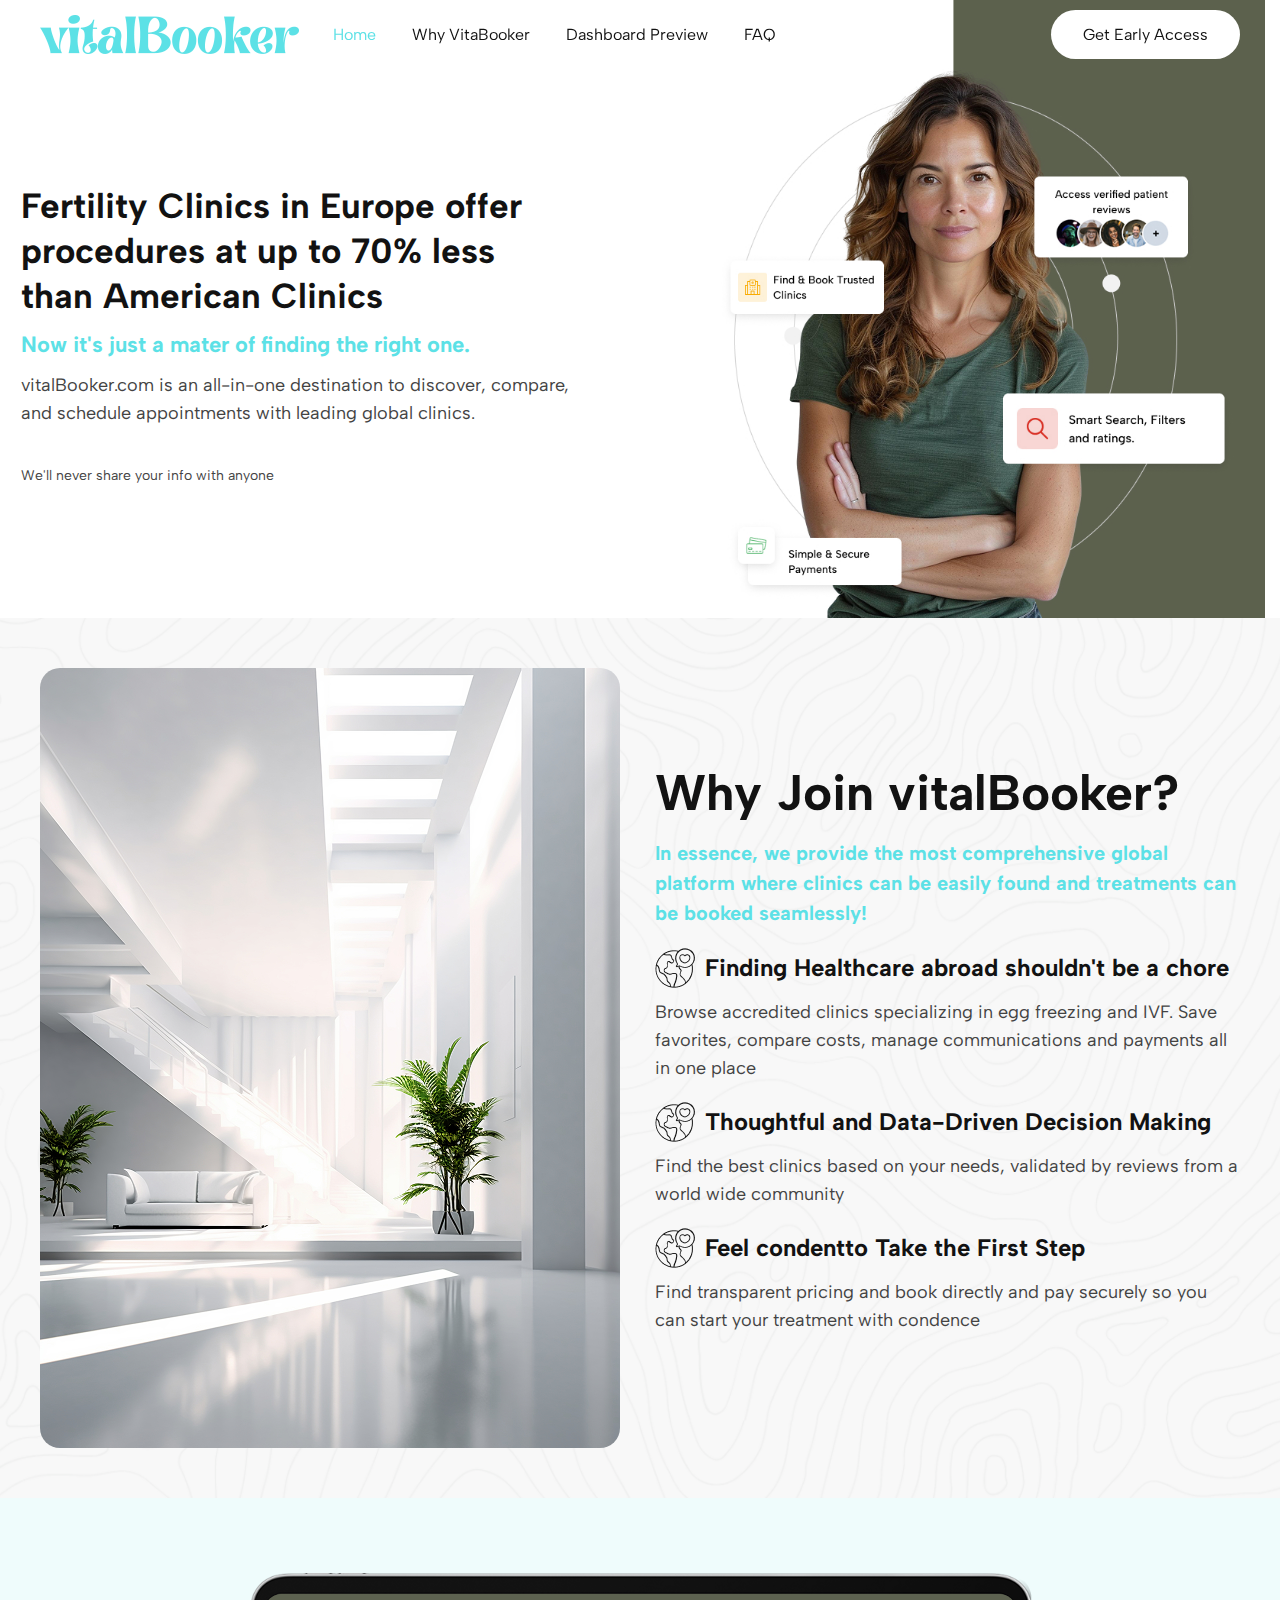
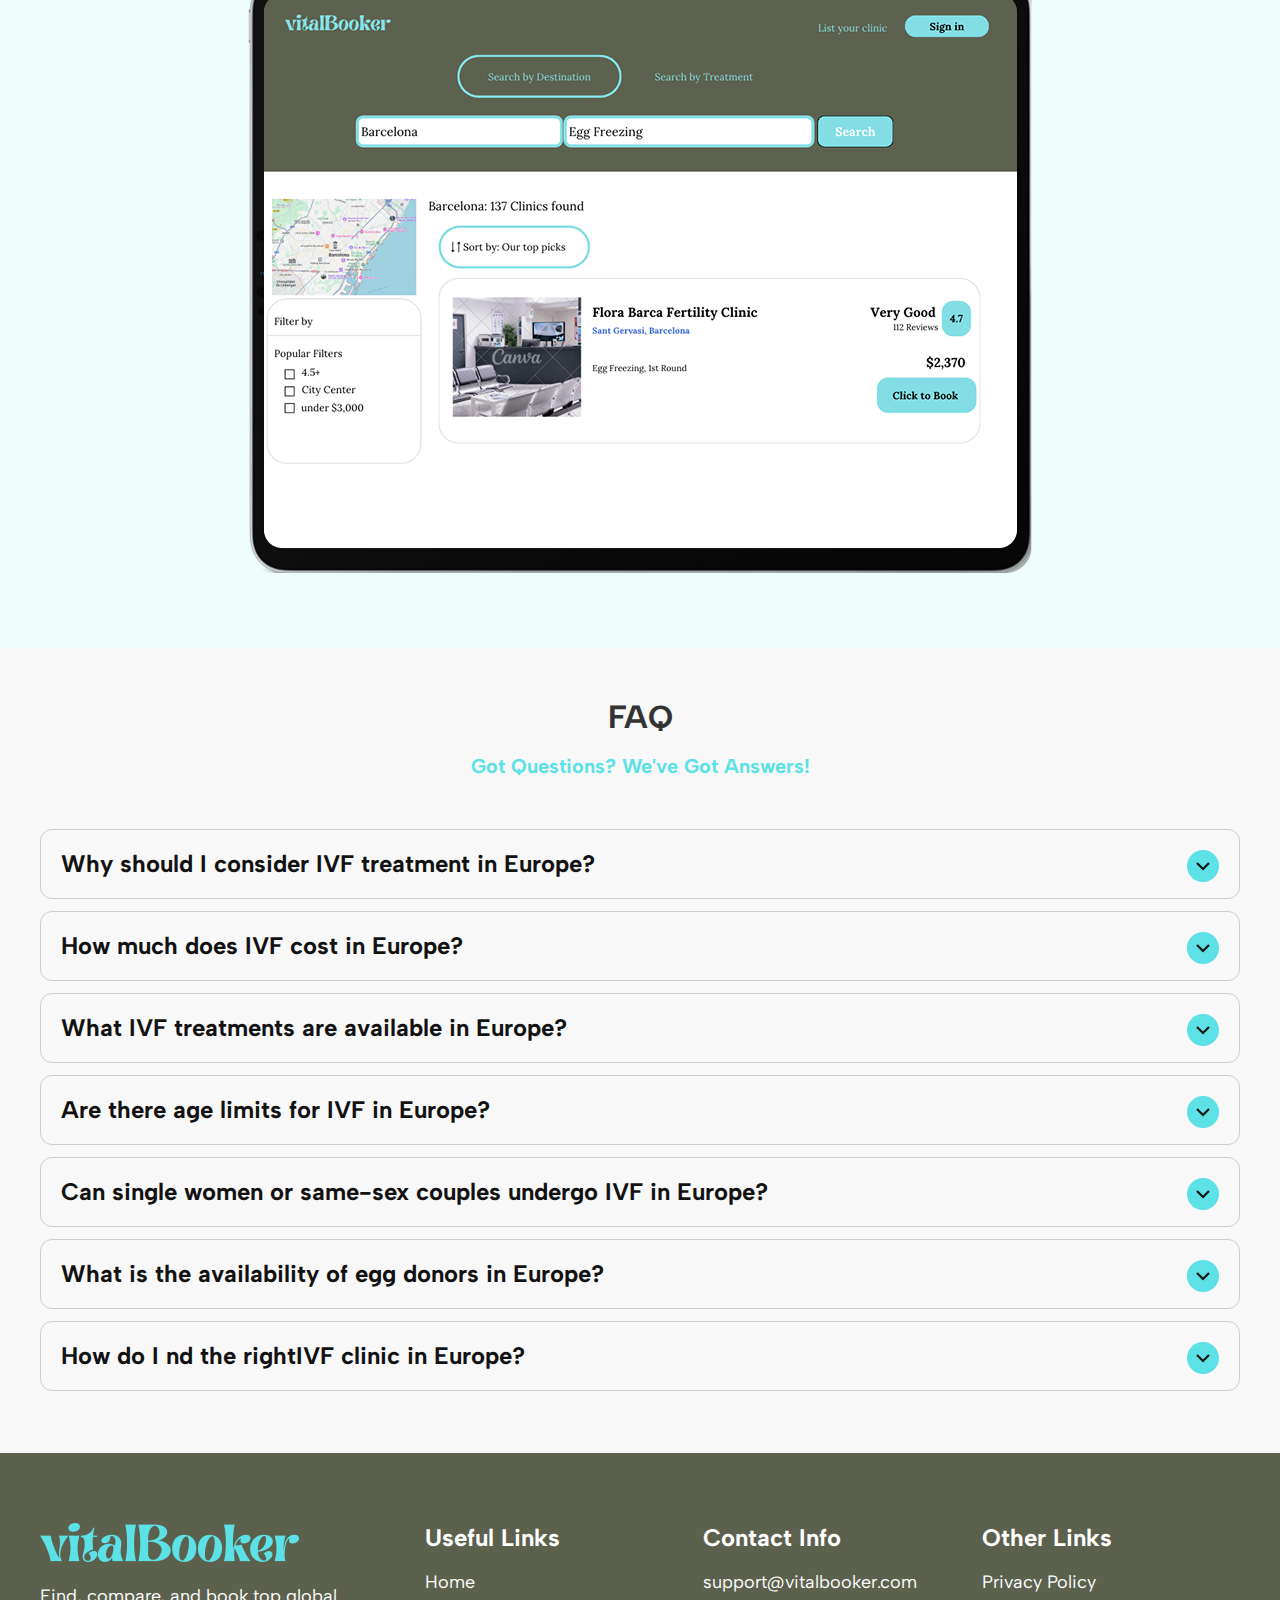
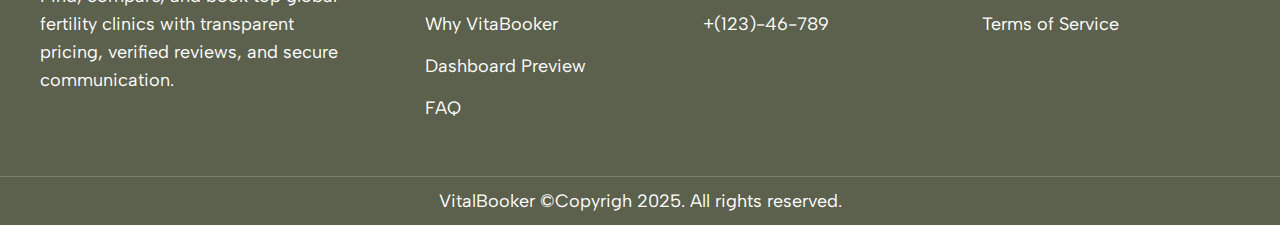
<file: index.html>
<!DOCTYPE html>
<html>

<head>
  <meta charset="utf-8">
  <meta name="viewport" content="width=device-width, initial-scale=1">
  <title>Vital Booker</title>
  <link rel="stylesheet" href="css/bootstrap.min.css">
  <link rel="stylesheet" href="css/style.css">
  <script async src="https://www.googletagmanager.com/gtag/js?id=G-VGQMDL2RZK"></script>

  <script>
    window.dataLayer = window.dataLayer || [];
    function gtag() { dataLayer.push(arguments); }
    gtag('js', new Date());
    gtag('config', 'G-VGQMDL2RZK');
  </script>
  <!-- GetResponse Analytics -->
  <script type="text/javascript">
    (function (m, o, n, t, e, r, _) {
      m['__GetResponseAnalyticsObject'] = e; m[e] = m[e] || function () { (m[e].q = m[e].q || []).push(arguments) };
      r = o.createElement(n); _ = o.getElementsByTagName(n)[0]; r.async = 1; r.src = t; r.setAttribute('crossorigin', 'use-credentials'); _.parentNode.insertBefore(r, _);
    })(window, document, 'script', 'https://an.gr-wcon.com/script/0ce0a963-ee0e-4d6f-ac17-36f02a4c7d1a/ga.js', 'GrTracking');
  </script>
  <!-- End GetResponse Analytics -->
  <!-- GetResponse Form -->
</head>

<body>
  <section id="myHeader" class="main-header-1">
    <nav class="navbar  navbar-expand-lg">
      <div class="container">
        <a class="navbar-brand" href="index.html"><img src="images/logo.png" title="Lead Max LLC"
            alt="Lead Max Home" /></a>
        <button id="nav-icon1" class="navbar-toggler" type="button" data-toggle="collapse"
          data-target="#navbarSupportedContent" aria-controls="navbarSupportedContent" aria-expanded="false"
          aria-label="Toggle navigation"> <span></span> <span></span> <span></span> </button>
        <div class="collapse navbar-collapse" id="navbarSupportedContent">
          <ul class="navbar-nav mr-auto w-100 justify-content-end p_nav">
            <li class="nav-item active"> <a class="nav-link" href="index.html">Home <span
                  class="sr-only">(current)</span></a> </li>
            <li class="nav-item"> <a class="nav-link" href="#">Why VitaBooker</a> </li>
            <li class="nav-item"> <a class="nav-link" href="#">Dashboard Preview</a></li>
            <li class="nav-item"> <a class="nav-link" href="#">FAQ</a></li>
            <li class="nav-item phone-menu"> <a class="nav-link" href="#">Get Early Access</a> </li>
          </ul>
        </div>
        <div class="banner-button">
          <a class="bnr-btn" href="#">Get Early Access</a>
        </div>
      </div>
    </nav>
  </section>

  <section class="banner">
    <div class="container">
      <div class="banner-flex">
        <div class="bannr-left-cont">
          <h1 class="bnr-head">
            Fertility Clinics in Europe offer procedures at up to 70% less than American Clinics
          </h1>
          <h3 class="bnr-subheading">
            Now it's just a mater of finding the right one.
          </h3>
          <p class="bnr-content">
            vitalBooker.com is an all-in-one destination to discover, compare, and schedule appointments with leading
            global clinics.
          </p>
          <!-- <div class="bnr-form">
            <input type="email" placeholder="Enter your email" required />
            <button>Early Access Beta</button>
          </div> -->
          <form class="email-signup">
            <getresponse-form form-id="efe775c9-18ae-422c-84db-6ff42027e961" e="0"></getresponse-form>
          </form>
          <p class="form-content">We'll never share your info with anyone</p>
        </div>
       
        <div class="banr-image">
          <img class="mobile-head" src="images/Banner img.jpg">
        </div>
      </div>
    </div>
  </section>

  <section class="vite-booker">
    <div class="container">
      <div class="vite-flex">
        <div class="vite-left">
          <div class="img-vitebkr">
            <img src="images/left-img.png">
          </div>
        </div>
        <div class="vite-bokr-right">
          <div class="vte-bkr-cont">
            <h2 class="heading-bokr same-heading">
              Why Join vitalBooker?
            </h2>
            <h4 class="subvte-head">
              In essence, we provide the most comprehensive global platform where clinics can be easily found and
              treatments can be booked seamlessly!
            </h4>

            <div class="img-txt-flex">
              <div class="imgpart">
                <img src="images/circle.png">
              </div>
              <div class="text-para">
                <p class="find-txt">Finding Healthcare abroad shouldn't be a chore</p>
              </div>
            </div>
            <p class="text-browser">Browse accredited clinics specializing in egg freezing and IVF. Save favorites,
              compare costs, manage communications and payments all in one place</p>

            <div class="img-txt-flex">
              <div class="imgpart">
                <img src="images/circle.png">
              </div>
              <div class="text-para">
                <p class="find-txt">Thoughtful and Data-Driven Decision Making</p>
              </div>
            </div>
            <p class="text-browser">Find the best clinics based on your needs, validated by reviews from a world wide
              community</p>

            <div class="img-txt-flex">
              <div class="imgpart">
                <img src="images/circle.png">
              </div>
              <div class="text-para">
                <p class="find-txt">Feel condentto Take the First Step</p>
              </div>
            </div>
            <p class="text-browser">Find transparent pricing and book directly and pay securely so you can start your
              treatment with condence</p>

          </div>
        </div>
      </div>
    </div>
  </section>

  <section class="dashboard">
    <div class="container">
      <div class="dshbord-img">
        <img src="images/Dashboard.png">
      </div>
    </div>
  </section>

  <section class="col-faq">
    <div class="container">
      <div class="head-row">
        <h2 class="same-heading faq-head">FAQ</h2>
        <h4 class="subvte-head">
          Got Questions? We've Got Answers!
        </h4>
      </div>
      <div class="faq-content">
        <div class="accordion">
          <div class="accordion-item">
            <div class="accordion-header">
              <span>Why should I consider IVF treatment in Europe?</span>
              <span class="icon"><img src="images/Arrow.png"></span>
            </div>
            <div class="accordion-content">
              <p>Fertility treatments in the U.S. are expensive. Spain, for example, is a global leader in IVF and egg
                freezing, with cuing-edge clinics and prices up to 70% lower than in the U.S. Europe offers affordable
                IVF treatments with high success rates. Many clinics oer advanced treatment options, including IVF-ICSI,
                egg donation, sperm donation, and egg freezing. Patients often choose Europe for its cost-effectiveness,
                availability of treatments, and the quality of care.
              </p>
            </div>
          </div>
          <div class="accordion-item">
            <div class="accordion-header">
              <span>How much does IVF cost in Europe?</span>
              <span class="icon"><img src="images/Arrow.png"></span>
            </div>
            <div class="accordion-content">
              <p>An effective way to engage your users is through their registration email address. These email
                addresses are ready for interaction but utilizing proper Opt-in methods is critical. With proper
                segmentation of your users, targeted intelligent marketing can drive significant revenue for you. Once
                the Opt-in process is perfected, our Email Service Management Team will acquire an ESP (Email Service
                Provider) account for you. Then we manage the offer rotations and the email software while your watch
                the money roll in!</p>
            </div>
          </div>
          <div class="accordion-item">
            <div class="accordion-header">
              <span>What IVF treatments are available in Europe?</span>
              <span class="icon"><img src="images/Arrow.png"></span>
            </div>
            <div class="accordion-content">
              <p>An effective way to engage your users is through their registration email address. These email
                addresses are ready for interaction but utilizing proper Opt-in methods is critical. With proper
                segmentation of your users, targeted intelligent marketing can drive significant revenue for you. Once
                the Opt-in process is perfected, our Email Service Management Team will acquire an ESP (Email Service
                Provider) account for you. Then we manage the offer rotations and the email software while your watch
                the money roll in!</p>
            </div>
          </div>
          <div class="accordion-item">
            <div class="accordion-header">
              <span>Are there age limits for IVF in Europe?</span>
              <span class="icon"><img src="images/Arrow.png"></span>
            </div>
            <div class="accordion-content">
              <p>An effective way to engage your users is through their registration email address. These email
                addresses are ready for interaction but utilizing proper Opt-in methods is critical. With proper
                segmentation of your users, targeted intelligent marketing can drive significant revenue for you. Once
                the Opt-in process is perfected, our Email Service Management Team will acquire an ESP (Email Service
                Provider) account for you. Then we manage the offer rotations and the email software while your watch
                the money roll in!</p>
            </div>
          </div>
          <div class="accordion-item">
            <div class="accordion-header">
              <span>Can single women or same-sex couples undergo IVF in Europe?</span>
              <span class="icon"><img src="images/Arrow.png"></span>
            </div>
            <div class="accordion-content">
              <p>An effective way to engage your users is through their registration email address. These email
                addresses are ready for interaction but utilizing proper Opt-in methods is critical. With proper
                segmentation of your users, targeted intelligent marketing can drive significant revenue for you. Once
                the Opt-in process is perfected, our Email Service Management Team will acquire an ESP (Email Service
                Provider) account for you. Then we manage the offer rotations and the email software while your watch
                the money roll in!</p>
            </div>
          </div>
          <div class="accordion-item">
            <div class="accordion-header">
              <span>What is the availability of egg donors in Europe?</span>
              <span class="icon"><img src="images/Arrow.png"></span>
            </div>
            <div class="accordion-content">
              <p>An effective way to engage your users is through their registration email address. These email
                addresses are ready for interaction but utilizing proper Opt-in methods is critical. With proper
                segmentation of your users, targeted intelligent marketing can drive significant revenue for you. Once
                the Opt-in process is perfected, our Email Service Management Team will acquire an ESP (Email Service
                Provider) account for you. Then we manage the offer rotations and the email software while your watch
                the money roll in!</p>
            </div>
          </div>
          <div class="accordion-item">
            <div class="accordion-header">
              <span>How do I nd the rightIVF clinic in Europe?</span>
              <span class="icon"><img src="images/Arrow.png"></span>
            </div>
            <div class="accordion-content">
              <p>An effective way to engage your users is through their registration email address. These email
                addresses are ready for interaction but utilizing proper Opt-in methods is critical. With proper
                segmentation of your users, targeted intelligent marketing can drive significant revenue for you. Once
                the Opt-in process is perfected, our Email Service Management Team will acquire an ESP (Email Service
                Provider) account for you. Then we manage the offer rotations and the email software while your watch
                the money roll in!</p>
            </div>
          </div>
        </div>
      </div>
    </div>
  </section>
  <footer class="footer">
    <div class="container">
      <div class="footer-grid">
        <div class="footer-logo same-foter-sec">
          <a href="#">
            <img class="ftr-logo" src="images/logo.png">
          </a>
          <p class="logo-text">
            Find, compare, and book top global fertility clinics with transparent pricing, verified reviews, and secure
            communication.
          </p>
        </div>
        <div class="useful-link same-foter-sec">
          <h2 class="link-hd">Useful Links</h2>
          <ul class="link-useful">
            <li><a href="#">Home</a></li>
            <li><a href="#">Why VitaBooker</a></li>
            <li><a href="#">Dashboard Preview</a></li>
            <li><a href="#">FAQ</a></li>
          </ul>
        </div>
        <div class="useful-link same-foter-sec">
          <h2 class="link-hd">Contact Info</h2>
          <ul class="link-useful">
            <li><a href="mailto:support@vitalbooker.com">support@vitalbooker.com</a></li>
            <li><a href="tel:=+123-46-789">+(123)-46-789</a></li>
          </ul>
        </div>
        <div class="useful-link same-foter-sec">
          <h2 class="link-hd">Other Links</h2>
          <ul class="link-useful">
            <li><a href="#">Privacy Policy</a></li>
            <li><a href="#">Terms of Service</a></li>
          </ul>
        </div>
      </div>
    </div>
    <div class="copyryt-txt">
      <p class="reserv">VitalBooker ©Copyrigh 2025. All rights reserved.</p>
    </div>
  </footer>

  <script src="js/jquery.min.js"></script>
  <script src="js/bootstrap.min.js"></script>
  <script>
    $(document).ready(function () {
      $('.nav-link').click(function () {
        $(".navbar-toggler").removeClass("open");
      });
      $('li.nav-item a').on('click', function (event) {

        $('.navbar-collapse').collapse('hide');
      });


      $("#nav-icon1").click(function () {
        $(".navbar-collapse").removeClass("hide-menu");
        $(".navbar-toggler").toggleClass("open");
      });
    }); 
  </script>

  <script>
    document.querySelectorAll(".accordion-header").forEach(header => {
      header.addEventListener("click", function () {
        let isActive = this.classList.contains("active");
        document.querySelectorAll(".accordion-header").forEach(h => {
          h.classList.remove("active");
          h.nextElementSibling.style.display = "none";
        });

        if (!isActive) {
          this.classList.add("active");
          this.nextElementSibling.style.display = "block";
        }
      });
    });
  </script>
  <script>
    window.onscroll = function () { myFunction() };

    var header = document.getElementById("myHeader");
    var sticky = header.offsetTop;

    function myFunction() {
      if (window.pageYOffset > sticky) {
        header.classList.add("sticky-header");
      } else {
        header.classList.remove("sticky-header");
      }
    }
  </script>

</body>

</html>
</file>
<file: css/style.css>
@charset "utf-8";
/* CSS Document */
@import url('https://fonts.googleapis.com/css2?family=Albert+Sans:ital,wght@0,100..900;1,100..900&display=swap');
html {
  scroll-behavior: smooth;
}
body {
    margin: 0;
    padding: 0;
    font-family: "Albert Sans", sans-serif;
    font-weight: normal;
    font-style: normal;
    background: #fffff9;
}
h1, h2, h3, h4, h5, h6 {
  margin: 0;
  padding: 0;
  font-family: "Albert Sans", sans-serif;
  font-weight: bold;
  font-style: normal;
  color: #333333;
}
ul, li {
  margin: 0;
  padding: 0;
}
img {
  max-width: 100%;
}
a {
  transition: all 0.3s linear;
  text-decoration: none;
  color: #0b43cf;
}
.navbar .navbar-brand {
  font-size: 0 !important;
}
p {
  color: #333333;
  font-size: 18px;
  line-height: 35px;
  font-style: normal;
  margin: 0;
}
section#myHeader {
  margin: 0 !important;
  padding: 0 !important;
  position: fixed;
  width: 100%;
}
#myHeader .container {
  max-width: 1230px;
  padding: 0 15px;
  margin: 0 auto !important;
}
.navbar-brand img {
  max-width: 259px !important;
  width: 100% !important;
}
.navbar-nav.mr-auto.w-100.justify-content-end.p_nav {
  margin: 0 auto !important;
  justify-content: left !important;
}
.bnr-btn {
  font-size: 16px;
  color: #121212;
  background: #fff;
  border-radius: 40px;
  padding: 15px 32px;
  text-decoration: none !important;
}
.bnr-btn:hover{
  background-color: #5CE1E6;
  color: #121212;
  transition: 0.3s ease;
}
.icon_email {
  position: fixed;
  bottom: 90px;
  right: 90px;
  z-index: 999;
}
.main-header-1 {
  padding-top: 30px;
}
.main-header-1 {
  padding: 5px 0;
  background: none;
  -webkit-transition: all ease-out .5s;
  -moz-transition: all ease-out .5s;
  -o-transition: all ease-out .5s;
  transition: all ease-out .5s;
  z-index: 999999 !IMPORTANT;
  padding: 15px 0;
}
.sticky-header {
    z-index: 99999;
    background: #f2f2e8;
    position: fixed;
    width: 100%;
    padding: 5px 0;
}
.sticky-header + .content {
  padding-top: 100px;
}
.navbar .navbar-brand {
  font-size: 30px;
}
.navbar .nav-item {
  padding: 10px 20px;
}
.fa-bars {
  color: #007bff;
  font-size: 30px;
}
ul.p_nav {
  margin: 0;
  padding: 0;
}
ul.p_nav li {
  margin: 0;
  padding: 0;
}
ul.p_nav li a {
  margin: 0;
  padding: 0;
  color: #121212;
  letter-spacing: 0;
  font-size: 16px;
  font-weight: 400;
}
ul.p_nav li a:hover {
  color: #5CE1E6;
}
.navbar ul.p_nav li.nav-item {
  padding: 5px 10px;
}
.navbar ul.p_nav li.nav-item.active a {
  color: #5CE1E6;
}
button:focus {
  outline: 0px !important;
}
.vite-booker {
  background-image: url('../images/vite-booker-bg.png');
  background-repeat: no-repeat;
  background-size: cover;
  background-position: bottom center;
  padding: 70px 0;
}
.banner .container {
  max-width: 1350px;
  padding: 0 15px;
}
nav.navbar.navbar-expand-lg {
  padding: 10px 0;
}
.banner-flex {
  background-image: url(../images/banner-bg.jpg);
  background-size: contain;
  background-position: top right;
  background-repeat: no-repeat;
}
.banner-flex {
  display: flex;
  align-items: center;
  gap: 40px;
  padding: 13.5rem 0;
}
.banr-image {
  display: none;
}
.bannr-left-cont {
  width: 70%;
  max-width: 620px;
  padding-left: 3.4rem;
}
.bnr-head {
  font-weight: 700;
  font-size: 40px;
  line-height: 50px;
  color: #121212;
}
.bnr-subheading {
  font-weight: 700;
  font-size: 24px;
  line-height: 34px;
  color: #5CE1E6;
  padding: 10px 0;
}
.bnr-content {
  font-weight: 400;
  font-size: 18px;
  line-height: 28px;
  color: #434343;
  padding-bottom: 20px;
}
.bnr-form input[type="email"] {
  border: 0;
  padding: 14px 15px;
}
.bnr-form {
  display: flex;
  border: 1px solid rgba(67, 67, 67, 0.3);
  border-radius: 170px;
  justify-content: space-between;
  padding: 4px 4px;
}
.bnr-form input[type="email"] {
  border: 0;
  padding: 4px 15px 4px 7px;
  width: 70%;
  background: transparent !important;
}
.bnr-form button {
  background: #5CE1E6;
  border: 0;
  padding: 11px 21px;
  border-radius: 50px;
  letter-spacing: 0;
  font-family: "Albert Sans", sans-serif !important;
  font-size: 14px;
}
.bnr-form button:hover{
  background: #121212;
  color: #5CE1E6;
  transition: 0.3s ease;
}
.form-content {
  font-style: normal;
  font-weight: 400;
  font-size: 14px;
  line-height: 28px;
  color: #434343;
  padding-top: 15px;
}
.vite-flex {
  display: grid;
  grid-template-columns: repeat(2,1fr);
  gap: 30px !important;
  align-items: center;
}
.heading-bokr.same-heading {
  font-weight: 700;
  font-size: 50px;
  line-height: 60px;
  color: #121212;
  padding-bottom: 15px;
}
.subvte-head {
  font-weight: 700;
  font-size: 20px;
  line-height: 30px;
  color: #5CE1E6;
  padding-bottom: 20px;
}
.img-txt-flex {
  display: flex;
  align-items: center;
  gap: 10px;
}
.find-txt {
  font-style: normal;
  font-weight: 700;
  font-size: 24px;
  line-height: 30px;
  color: #121212;
}
.img-vitebkr img {
  border-radius: 20px;
}
.container {
  max-width: 1230px;
  padding: 0 15px;
}
p.text-browser {
  font-weight: 400;
  font-size: 18px;
  line-height: 28px;
  color: #434343;
  margin-bottom: 20px;
  margin-top: 10px;
}
.dashboard {
  background: #EFFCFC;
  padding: 75px 0;
}
.dshbord-img {
  text-align: center;
}
.footer-grid {
  display: flex;
  gap: 20px !important;
}
img.ftr-logo {
  max-width: 259px;
}
.logo-text {
  font-style: normal;
  font-weight: 400;
  font-size: 18px;
  line-height: 28px;
  color: #FFFFFF;
  margin-top: 20px;
  max-width: 310px;
}
.footer-logo {
  width: 32%;
}
.useful-link {
  width: 22.66%;
}
.link-hd {
  font-style: normal;
  font-weight: 700;
  font-size: 24px;
  line-height: 30px;
  color: #FFFFFF;
  margin-bottom: 15px;
}
.link-useful {
  list-style: none;
  padding: 0;
  margin: 0;
}
.link-useful a {
  color: #fff;
  text-decoration: none;
  font-weight: 400;
  font-size: 18px;
  line-height: 28px;
  color: #FFFFFF;
}
.link-useful li {
  padding-bottom: 14px;
}
.link-useful a:hover{
  color: #5CE1E6;
  transition: 0.3s ease;
}
.banner {
  background-color: #fff;
}
/** FAQ ***/
.head-row {
  text-align: center;
}
.faq-head {
  padding-bottom: 15px;
}
.accordion {
    width: 100%;
    max-width: 1200px;
    margin: auto;
    overflow: hidden;
}
.col-faq {
  background: #F8F8F8;
  padding: 70px 0;
}
.accordion-item {
    margin: 0 0 12px;
    background: transparent;
    padding: 11px 0;
}
.accordion-item {
  margin: 0 0 12px;
  background: transparent;
  padding: 11px 0;
  border: 1px solid rgba(34, 34, 34, 0.2);
  border-radius: 12px;
}
.accordion-header {
    padding: 5px 20px 5px;
    font-size: 24px;
    color: #121212;
    cursor: pointer;
    font-weight: 700;
    display: flex;
    justify-content: space-between;
    align-items: center;
    gap: 8px;
}
.accordion-content {
    display: none;
    padding: 0 20px 7px;
    background: transparent;
}
.icon {
    font-size: 22px;
    transition: transform 0.3s ease;
}
.accordion-header.active .icon {
    transform: rotate(180deg); /* Plus turns into an X */
} 
.reserv {
  padding: 10px 10px;
  font-weight: 400;
  font-size: 18px;
  line-height: 28px;
  text-align: center;
  color: #FFFFFF;
}
.accordion-content p {
    font-style: normal;
    font-weight: 400;
    font-size: 18px;
    line-height: 28px;
    color: #434343;
    padding: 0 0 15px;
}
.faq-content {
    padding: 28px 0 0;
}
footer.footer {
  background: #5C614E;
  padding: 70px 0 0;
}
.copyryt-txt {
  border-top: 1px solid rgba(255, 255, 255, 0.2);
  margin: 40px 0 0;
}
.bnr-form input:focus-visible {
  outline: none !important;
}
.phone-menu {
  display: none;
}

/*** MEDIA ***/
@media only screen and (max-width: 1299px) { 
.bannr-left-cont {
    max-width: 560px;
    padding-left: 0.4rem;
}
.bnr-head {
  font-size: 35px;
  line-height: 45px;
}
.bnr-subheading {
  font-size: 22px;
  line-height: 32px;
}
.banner-flex {
  gap: 40px;
  padding: 11.5rem 0 8rem;
}
.vite-booker {
  padding: 50px 0;
}
.col-faq {
  padding: 50px 0;
}
}
@media only screen and (max-width: 1199px) { 
ul.p_nav li a {
    font-size: 16px !important;
}
.main-header-1 {
    padding: 7px 0;
}
.navbar-brand img {
  max-width: 234px !important;
}
.bnr-head {
  font-size: 29px;
  line-height: 40px;
}
.banner-flex {
  padding: 7.5rem 0 4rem;
}
.bannr-left-cont {
  width: 60%;
  max-width: 457px;
  padding-left: 0.4rem;
}
.bnr-form input[type="email"] {
  width: 58%;
  background: transparent !important;
}
.bnr-subheading {
  font-size: 20px;
  line-height: 28px;
}
.bnr-content {
  font-size: 16px;
  line-height: 26px;
}
.heading-bokr.same-heading {
  font-size: 30px;
  line-height: 36px;
}

.find-txt {
  font-size: 20px;
  line-height: 24px;
}
p.text-browser {
  font-size: 16px;
  line-height: 25px;
}
.subvte-head {
  font-size: 18px;
  line-height: 26px;
}
.dashboard {
  background: #EFFCFC;
  padding: 40px 0;
}
.logo-text {
  font-size: 16px;
  line-height: 25px;
}
.link-useful a {
  font-size: 16px;
  line-height: 25px;
}
footer.footer {
  padding: 50px 0 0;
}
}

@media only screen and (max-width: 991px) {
.container {
    padding: 0 15px;
}
#nav-icon1, #nav-icon2, #nav-icon3, #nav-icon4 {
    width: 60px;
    height: 45px;
    position: relative;
    margin: 0;
    -webkit-transform: rotate(0deg);
    -moz-transform: rotate(0deg);
    -o-transform: rotate(0deg);
    transform: rotate(0deg);
    -webkit-transition: .5s ease-in-out;
    -moz-transition: .5s ease-in-out;
    -o-transition: .5s ease-in-out;
    transition: .5s ease-in-out;
    cursor: pointer;
    top: 15px;
}
#nav-icon1 span, #nav-icon3 span, #nav-icon4 span {
    display: block;
    position: absolute;
    height: 2px;
    width: 30px;
    background: #333;
    border-radius: 9px;
    opacity: 1;
    right: 0;
    -webkit-transform: rotate(0deg);
    -moz-transform: rotate(0deg);
    -o-transform: rotate(0deg);
    transform: rotate(0deg);
    -webkit-transition: .25s ease-in-out;
    -moz-transition: .25s ease-in-out;
    -o-transition: .25s ease-in-out;
    transition: .25s ease-in-out;
}
#nav-icon1 span:nth-child(1) {
    top: 0px;
}
#nav-icon1 span:nth-child(2) {
    top: 10px;
}
#nav-icon1 span:nth-child(3) {
    top: 20px;
}
#nav-icon1.open span:nth-child(1) {
    top: 18px;
    -webkit-transform: rotate(135deg);
    -moz-transform: rotate(135deg);
    -o-transform: rotate(135deg);
    transform: rotate(135deg);
}
#nav-icon1.open span:nth-child(2) {
    opacity: 0;
    left: -60px;
    display: none;
}
#nav-icon1.open span:nth-child(3) {
    top: 18px;
    -webkit-transform: rotate(-135deg);
    -moz-transform: rotate(-135deg);
    -o-transform: rotate(-135deg);
    transform: rotate(-135deg);
}
/* Icon 1 */
.navbar ul.p_nav li.nav-item {
    padding: 10px 10px 10px 0;
}
.navbar ul {
    padding: 10px 0;
}
.scroller {
  display: none;
}
.col-faq {
    padding: 60px 0;
}
.accordion-header {
    padding: 3px 20px 3px;
    font-size: 20px;
}
.navbar .nav-link {
  margin-left: 0px;
}
.main-header-1 {
    padding: 0px 0 7px;
}
.banner-flex {
  background-image: initial !important;
}
.bannr-left-cont {
  width: 100%;
  max-width: 100% !important;
}
.banr-image {
  display: block;
}
.banner-flex {
  padding: 7.5rem 0 4rem;
  flex-wrap: wrap;
}
.banner-flex {
  gap: 20px;
  padding: 6.5rem 0 0rem;
  flex-wrap: wrap;
}
.vite-booker {
  padding: 50px 0 30px;
}
.subvte-head {
  font-size: 17px;
  line-height: 24px;
}
.find-txt {
  font-size: 18px;
  line-height: 22px;
  color: #121212;
}
.text-browser {
  font-size: 15px;
  line-height: 21px;
}
.accordion-header {
  padding: 3px 20px 3px;
  font-size: 18px;
}
.accordion-item {
  padding: 8px 0;
}
.footer-logo {
  width: 50%;
}
.useful-link {
  width: 50%;
}
.footer-grid {
  flex-wrap: wrap;
  gap: 0 !important; 
}
.bnr-btn {
  font-size: 14px;
  padding: 13px 20px;
  text-decoration: none !important;
}
#myHeader .container {
  flex-direction: row;
}
button#nav-icon1 {
  width: 12%;
}
.banner-button {
  display: none;
}
a.navbar-brand {
  width: 84%;
}
.reserv {
  font-size: 16px;
  line-height: 25px;
}
.phone-menu {
  display: block;
}
section#myHeader {
  background: #f2f2e8;
}
}

@media only screen and (max-width: 767px) {
.col-faq {
    padding: 50px 0;
}
.accordion-header {
    padding: 1px 15px 1px;
    font-size: 18px;
}
.faq-content {
    padding: 15px 0 0;
}
a.navbar-brand {
  width: 80%;
}
.navbar-brand img {
  max-width: 191px !important;
}
.banner-flex {
  padding: 5.5rem 0 0rem;
  flex-wrap: wrap;
}
.bannr-left-cont {
  padding-left: 0rem;
}
.bnr-head {
  font-size: 25px;
  line-height: 31px;
}
.bnr-subheading {
  font-size: 17px;
  line-height: 21px;
}
.bnr-form input[type="email"] {
  width: 53%;
}
.bnr-form button {
  padding: 9px 17px;
  border-radius: 50px;
  font-size: 12px;
}
.vite-flex {
  grid-template-columns: repeat(1,1fr);
  gap: 30px !important;
}
.heading-bokr.same-heading {
  font-size: 23px;
  line-height: 27px;
  padding-bottom: 10px;
}
.text-browser {
  font-size: 14px;
  line-height: 21px;
}
.find-txt {
  font-size: 16px;
}
.accordion-header {
  font-size: 16px;
}
.icon {
  font-size: 0px;
}
.icon  img {
  max-width: 20px;
}
.footer-logo {
  width: 100%;
}
.useful-link {
  width: 100%;
}
.footer-grid {
  gap: 30px !important;
}
.link-hd {
  font-size: 21px;
  line-height: 25px;
}
.link-useful li {
  padding-bottom: 10px;
}
.logo-text {
  font-size: 14px;
  line-height: 25px;
  max-width: 100%;
}
img.ftr-logo {
  max-width: 191px;
}
.link-useful li:last-child {
  margin: 0 !important;
  padding: 0;
}
.col-faq {
  padding: 50px 0 40px;
}
.link-useful a {
  font-size: 14px;
}
.reserv {
  font-size: 14px;
}
}
</file>
